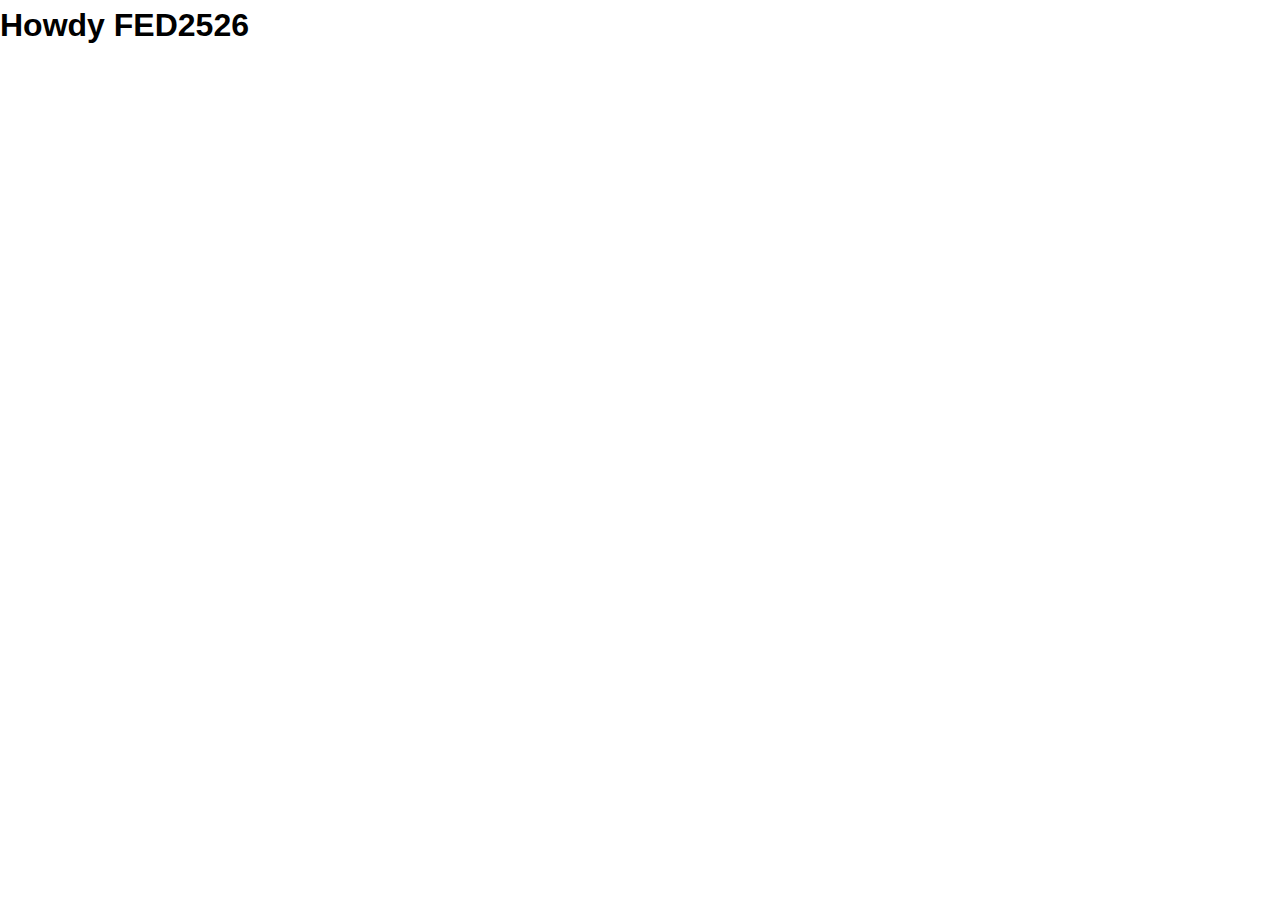
<file: index.html>
<!DOCTYPE html>
<html lang="nl">
	
<head>
	<meta charset="UTF-8">
	<meta name="author" content="jouw naam">
	<meta name="viewport" content="width=device-width, initial-scale=1">
	
	<title>Howdy FED2526</title>

	<link href="styles/style.css" rel="stylesheet">

	<link rel="icon" type="image/svg+xml" href="images/favicon.svg">
</head>

<body>
	<h1>Howdy FED2526</h1>

	<script defer src="scripts/script.js"></script>
</body>
	
</html>
</file>
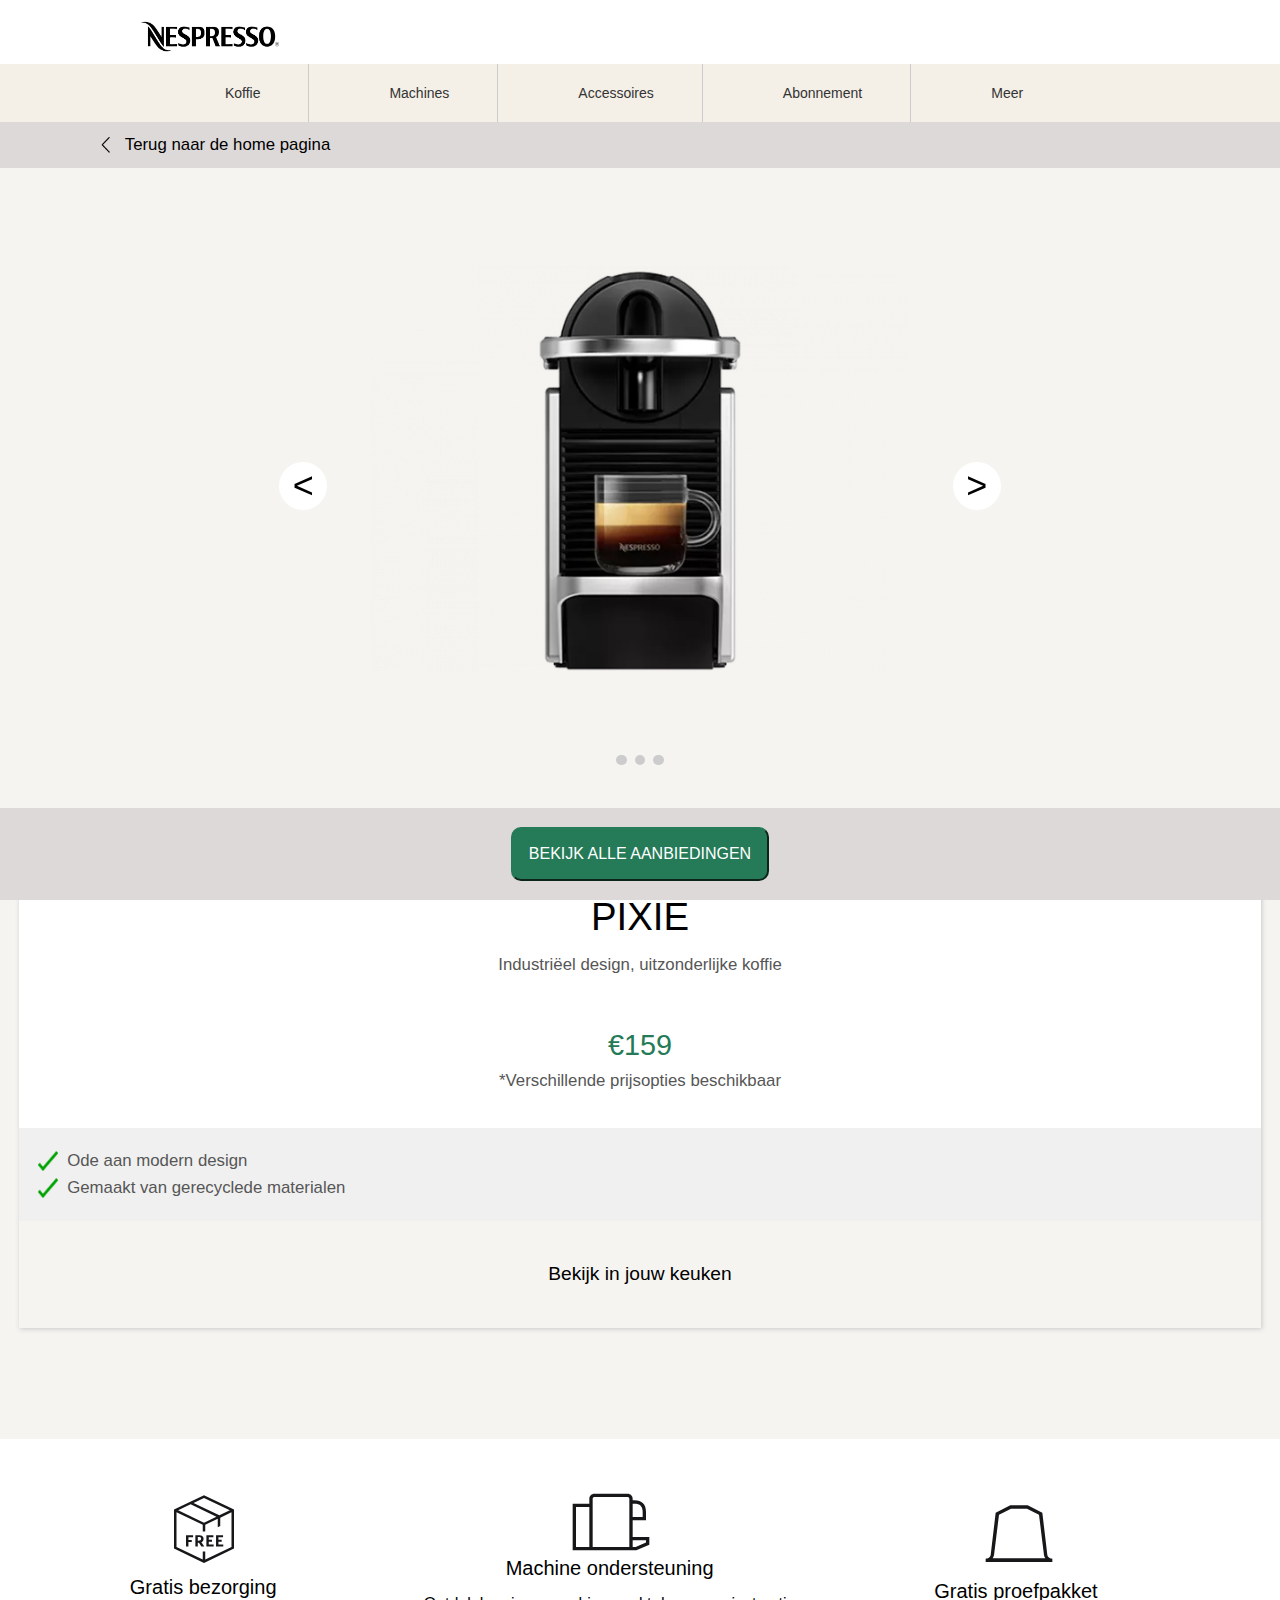
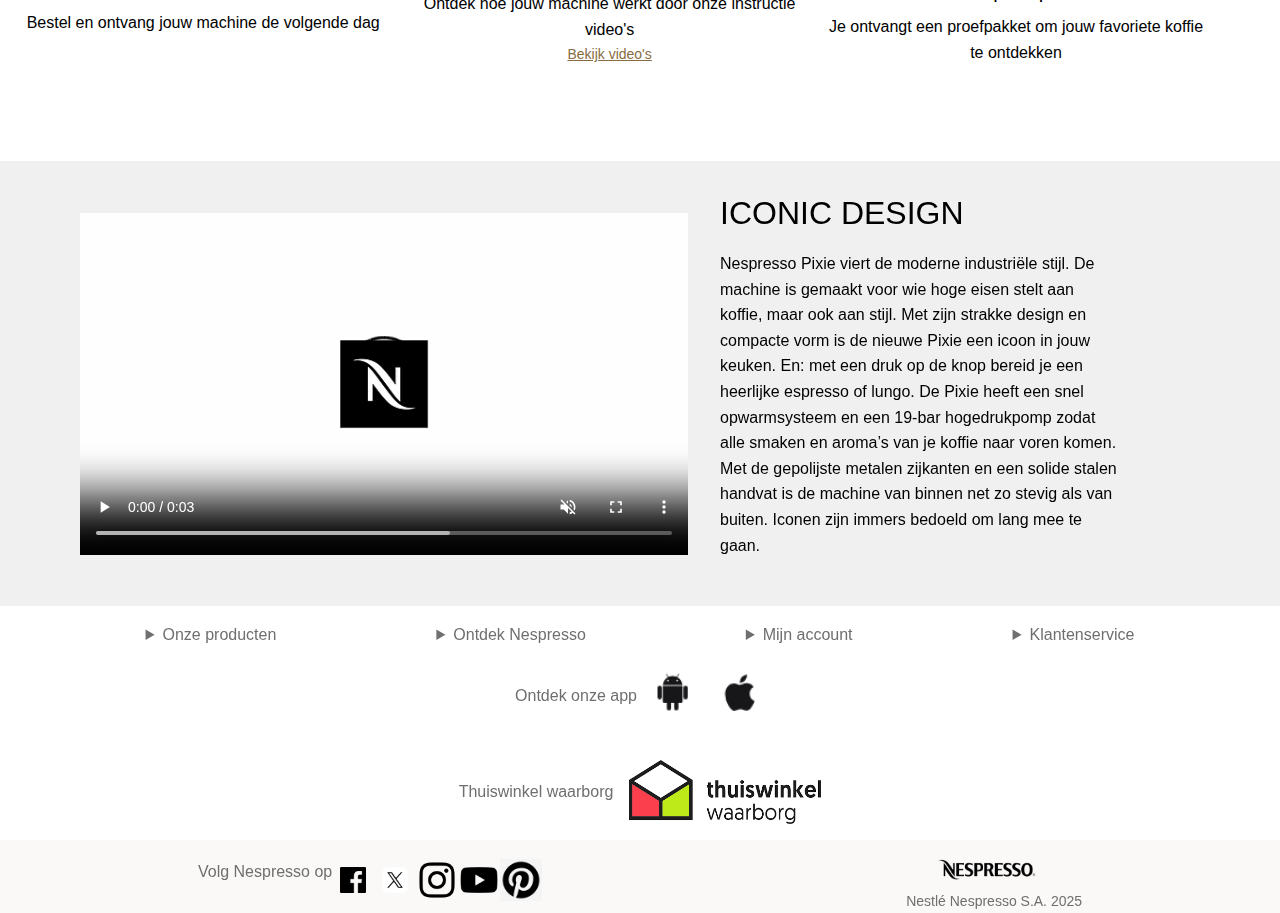
<file: productpagina.html>
<!DOCTYPE html>
<html lang="nl">
<head>
    <meta charset="UTF-8">
    <meta name="viewport" content="width=device-width, initial-scale=1.0">
    <title>Pixie Nespresso</title>
    <link href="styles/style.css" rel="stylesheet">
    <link rel="icon" type="image/svg+xml" href="readme-images/Nespresso_logo_klein.png">
</head>

<body>
<!--Bron: https://www.w3schools.com/accessibility/accessibility_skip_links.php-->
 <a href="#main-content" class="skip-link">Spring naar hoofdinhoud</a>

    <header>
        <button class="Hamburger" id="MenuOpenen" aria-label="Menu openen">
            <img src="images/Hamburger_icon.svg.png" alt="Hamburger menu icon" >
	    </button>

        <a href="index.html">
            <img src="images/Nespresso_logo.png" alt="Logo van Nespresso">
        </a>

        <nav>
            <button id="MenuSluiten" aria-label="Menu sluiten"> Sluit </button>
            <ul id="menu" class="DesktopNav">
                <li><a href="#koffie">Koffie</a></li>
                <li><a href="productpagina.html">Machines</a></li>
                <li><a href="#accessoires">Accessoires</a></li>
                <li><a href="#abonnement">Abonnement</a></li>
                <li><a href="#meer">Meer</a></li>
            </ul>
        </nav>
    </header>

    <main id="MainContent" class="ProductPagina">
       
        <h1 hidden>Nespresso productpagina</h1>

        <section class="TerugNaarHome">
            <h2 hidden>Terug naar home</h2>
                <img src="images/PijlLinks.png" alt="Zwart pijltje naar links wijzend">
                <a href="index.html"> Terug naar de home pagina</a>
        </section>

        <article class="ProductPixie">
            <h2 hidden>Productpagina over Pixie</h2>
            <section class="PixieZilverNespresso">
                <h3 hidden>Product Pixie koffiezetapparaat</h3>
            <!--Bron: https://www.youtube.com/watch?v=gmI5nvzv170&t=3s-->
                <div class="FotoCarrousel">
                    <button class="KnopTerug" aria-label="Vorige slide"></button>
    
                    <ul>
                        <li>
                            <img src="images/PixieZilverNespresso.png" alt="Pixie koffie machine van Nespresso van voren">
                        </li>

                        <li>
                            <img src="images/PixieZilverNespresso2.png" alt="Pixie koffie machine van Nespresso van de zijkant">
                        </li>

                        <li>
                            <img src="images/PixieZilverNespresso3.png" alt="Pixie koffie machine van Nespresso met de afmetingen">
                        </li>
                    </ul>

                    <button class="KnopVerder" aria-label="Volgende slide"></button>

                    <div class="Dots">
                        <button class="Dot" aria-label="Ga naar slide 1"></button>
                        <button class="Dot" aria-label="Ga naar slide 2"></button>
                        <button class="Dot" aria-label="Ga naar slide 3"></button>
                    </div>
                </div>
            </section> 

            <section class="ProductDetails">
                <label>Populair</label>
                    <h2>PIXIE</h2>
                        <p>Industriëel design, uitzonderlijke koffie</p> 

                        <p>€159</p>
                        <p>*Verschillende prijsopties beschikbaar</p>    
                        
                         <div class="Aanbieding">
                            <h2 hidden>Aanbieding sectie</h2>
                            <button>BEKIJK ALLE AANBIEDINGEN</button>
                        </div>  

                <ul class="ProductFeatures">
                    <li>
                        <img src="images/VinkjeGroen.png" alt="Groen vinkje">
                        <p>Ode aan modern design</p>
                    </li>

                    <li>
                        <img src="images/VinkjeGroen.png" alt="Groen vinkje">
                        <p>Gemaakt van gerecyclede materialen</p>
                    </li>
                </ul>
                <p class="BekijkInKeuken">Bekijk in jouw keuken</p>
            </section>
        </article>

        

        <section class="Aanbieding">
            <h2 hidden>Aanbieding sectie</h2>
            <button>BEKIJK ALLE AANBIEDINGEN</button>
        </section>

        <section class="CarrouselOpProductPagina">
            <ul>
                <li>
                    <img src="images/GratisBezorgingIcon.png" alt="Gratis bezorging icoon">
                    <h3>Gratis bezorging</h3>
                    <p>Bestel en ontvang jouw machine de volgende dag</p>
                </li>

                <li>
                    <img src="images/KoffieMachineIcon.png" alt="Koffie machine icoon">
                    <h3>Machine ondersteuning</h3>
                    <p>Ontdek hoe jouw machine werkt door onze instructie video's</p>
                    <a href="#">Bekijk video's</a>
                </li>

                <li>
                    <img src="images/KoffieCupIcon.png" alt="Koffie cup icoon">
                    <h3>Gratis proefpakket</h3>
                    <p>Je ontvangt een proefpakket om jouw favoriete koffie te ontdekken</p>
                </li>
            </ul>
        </section>
        
    

        <section class="IconicDesign">
            <div>
                <h2>ICONIC DESIGN</h2>
                    <p>Nespresso Pixie viert de moderne industriële stijl. De machine is gemaakt voor wie hoge eisen stelt aan koffie, maar ook aan stijl. Met zijn strakke design en compacte vorm is de nieuwe Pixie een icoon in jouw keuken. En: met een druk op de knop bereid je een heerlijke espresso of lungo. ​
                    De Pixie heeft een snel opwarmsysteem en een 19-bar hogedrukpomp zodat alle smaken en aroma’s van je koffie naar voren komen. Met de gepolijste metalen zijkanten en een solide stalen handvat is de machine van binnen net zo stevig als van buiten. Iconen zijn immers bedoeld om lang mee te gaan. ​</p>
            </div>
                
            <!--Bron: https://www.w3schools.com/html/tryit.asp?filename=tryhtml5_video-->
            <video controls muted src="videos/NespressoVideo.mp4" aria-label="Beelden van Pixie koffiezetapparaat"></video>
        </section>
    </main>

    <footer>
        <section>
            <h2 hidden>Footer</h2>
            
            <ul class="MenuLijst">
                <li class="FooterLijst">
                    <details>
                        <summary>Onze producten</summary>
                        <ul>
                            <li><a href="#">Link 1</a></li>
                            <li><a href="#">Link 2</a></li>
                            <li><a href="#">Link 3</a></li>
                        </ul>
                    </details>
                </li>

                <li class="FooterLijst">
                    <details>
                        <summary>Ontdek Nespresso</summary>
                        <ul>
                            <li><a href="#">Link 1</a></li>
                            <li><a href="#">Link 2</a></li>
                            <li><a href="#">Link 3</a></li>
                        </ul>
                    </details>
                </li>

                <li class="FooterLijst">
                    <details>
                        <summary>Mijn account</summary>
                        <ul>
                            <li><a href="#">Link 1</a></li>
                            <li><a href="#">Link 2</a></li>
                            <li><a href="#">Link 3</a></li>
                        </ul>
                    </details>
                </li>

                <li class="FooterLijst">
                    <details>
                        <summary>Klantenservice</summary>
                        <ul>
                            <li><a href="#">Link 1</a></li>
                            <li><a href="#">Link 2</a></li>
                            <li><a href="#">Link 3</a></li>
                        </ul>
                    </details>
                </li>
            </ul>   
        </section>

        <section>
            <div class="OntdekDeApp">
                <h2 hidden>Ontdek de app</h2>
                <p>Ontdek onze app</p>
                <img src="images/AppDownloaden.png" alt="Logo's van Apple en Android om de app tte downloaden">
            </div> 
                
            <div class="ThuiswinkelWaarborg">
                <p>Thuiswinkel waarborg</p>
                <img src="images/ThuiswinkelWaarborgLogo.png" alt="Logo van ThuiswinkelWaarborg">
            </div>

                
            <div class="SocialsEnCopyright">
                <div class="FooterSocials">
                    <h2 hidden>Footer socials</h2>
                    <p>Volg Nespresso op</p>
                            
                    <ul>
                        <li>
                            <a href="https://www.facebook.com/nespresso.nederland">
                                <img src="images/facebook_icon.png" alt="Facebook Logo in zwart wit">
                            </a>
                        </li>

                        <li>
                            <a href="https://x.com/nespressonl">
                                <img src="images/X-Icon.png" alt="X Logo in zwart wit">
                            </a>
                        </li>

                        <li>
                            <a href="https://www.instagram.com/nespresso/">
                                <img src="images/Instagram_icon.png" alt="Instagram Logo in zwart wit">
                            </a>
                        </li>

                        <li>
                            <a href="https://www.youtube.com/user/nespresso">
                                <img src="images/Youtube_icon.png" alt="Youtube Logo in zwart wit">
                            </a>
                        </li>

                        <li>
                            <a href="https://nl.pinterest.com/nespresso/">
                                <img src="images/Pinterest_icon.png" alt="Pinterest Logo in zwart wit">
                            </a>
                        </li>
                    </ul>
                </div>
            
                <div class="Copyright">
                    <h2 hidden>Copyright</h2>
                    <a href="index.html">
                        <img src="images/Nespresso_logo.png" alt="Logo van Nespresso">
                    </a>
                    <p>Nestlé Nespresso S.A. 2025</p>
                </div>
            </div>
        </section>
    </footer>

<script defer src="scripts/script.js"></script>  
</body>

</html>
</file>
<file: styles/style.css>
/* Deze bron is eigenlijk bij alles wel een keer terug gekomen als geheugen steuntje*/
/* https://css-tricks.com/snippets/css/a-guide-to-flexbox/*/
/* Ook heb ik bij redelijk wat stukjes van de opmaak gekeken bij de Nespresso site zelf. Wat zij hebben gedaan. Niet altijd gebruikt, maar soms ook wel.*/



/**************/
/* CSS REMEDY */
/**************/

*, *::after, *::before {
  box-sizing:border-box;  
}

* {
	margin: 0;
	padding: 0;
}





/*********************/
/* CUSTOM PROPERTIES */
/*********************/

:root {
	/* startje */
	--color-text:#000000;
	--color-background:#eee;

    /* Font family */
    --font-body: NespressoLucas, Helvetica, Arial, sans-serif;

    /* Font size */
    --fs-xklein:0.5em;
    --fs-klein: 0.875em;  
    --fs-basis: 1em;       
    --fs-subkopje: 1.25em; 
    --fs-h2: 2em;         
    --fs-h3: 1.5em;  

    
    /* Font weight */
    --fw-licht: 100;
    --fw-regulier: 400;
    --fw-medium: 500;
    --fw-semibold: 700;
    --fw-bold: 900;

    /* Line height */
    --lh-default: 1.6;
    --lh-tight: 1.3;
}







/****************/
/*    Basis     */
/****************/

body {
    font-family: var(--font-body);
    font-size: var(--fs-basis);
    font-weight: var(--fw-regulier);
    line-height: var(--lh-default);
    color: var(--color-text, #000);
}

.skip-link {
    position: absolute;
    top: -40px;
    left: 0;
    background: #000;
    color: white;
    padding: 8px;
    text-decoration: none;
    z-index: 100;
}

.skip-link:focus {
    top: 0;
}


p {
    font-size: var(--fs-basis);
    font-weight: var(--fw-licht);
    line-height: var(--lh-default);
}


strong {
    font-weight: var(--fw-bold);
}


h2 {
    font-size: var(--fs-h2);
    font-weight: var(--fw-medium);
    line-height: var(--lh-tight);
}


h3 {
    font-size: var(--fs-h3);
    font-weight: var(--fw-medium);
    line-height: var(--lh-tight);
}


a {
    font-family: inherit;
    font-size: var(--fs-klein);
    font-weight: var(--fw-regulier);
    color: inherit;
    text-decoration: none;
}





/*************/
/*   Header  */
/*************/

header {
    display: flex;
    justify-content:flex-start;
    align-items: center;
    padding: 1rem;
    box-shadow: black 2px 2px 5px;
    z-index: 1000;
}

header img{
	width: 7em;
	height: 2em;
}

header button {
    border: white;
    background-color: white;
    margin-right: 2em;
    z-index: 1001;
}


.Hamburger {
    display: block;
}

.DesktopNav {
    display: none;
}


nav.open .DesktopNav {
    display: block;
}


/*Desktop*/
@media (width > 900px) {
    header img {
        width: 10em;
	    height: 3em;
        margin-left: 10em;
    }

    header {
        padding: 1em 0 0 0;
        display: flex;
        flex-direction: column; 
        justify-content: center;
        align-items: start;

    }

}





/*************/
/*   Nav     */
/*************/

nav {
    position: fixed;
    top: 66.4px;
    left: 0; 
    height: 100vh;
    width: 250px;
    background: white;
    padding: 2rem;
    transform: translateX(-100%); 
    transition: transform 0.3s ease;
    box-shadow: 4px 0 15px rgba(0, 0, 0, 0.2); 
    z-index: 998;
}

nav.open {
    transform: translateX(0); 
}


/*Desktop*/
@media (width > 900px) {
    nav {
        position: static;
        height: auto;
        width: 100%;
        background: none;
        box-shadow: none;
        transform: none;
        padding: 0;
    }

    nav button {
        display: none;
    }

    .DesktopNav {
        display: flex;
        flex-direction: row;
        width: 100%;
        gap: 4em;
        padding: 1em;
        justify-content: center;
        background-color: #f4efe7;
        align-items: center;
    }

    .DesktopNav li {
        border-right: 1px solid #ccc;
        margin-bottom: 0;
        padding: 1em;
        padding-right: 3em;
    }

    .DesktopNav li:last-child {
        border-right: none;
    }

    .Hamburger {
        display: none;
    }
}





/*************/
/*   Menu    */
/*************/

#MenuOpenen img {
    width: 2em;
    height: 2em;
}

#menu {
    list-style: none;
    padding: 0;
    margin-top: 2rem;
}

#menu li {
    margin-bottom: 1.5rem;
}

#menu li a {
    text-decoration: none;
    color: #333;
}

#MenuSluiten{
    position: absolute;
    top: 1rem;
    right: 1rem;
}

/*Desktop*/
@media (width > 900px) {
      #menu li {
        margin-bottom: 0;
        padding: 1em;
        padding-right: 3em;
    }

    #menu {
        margin-top: 0;
    }

   
}




/*****************/
/* Login Section */
/*****************/

.LoginSection {
    /* De volgende afbeelding heb ik van de Nespresso instagram: https://www.instagram.com/p/DRMW0w-DEzB/?img_index=1 */
    /* Bron: https://www.w3schools.com/css/css3_gradients.asp*/
    background-image: url("../images/StartAfbeelding.png");

    height:100vh; 

    background-size:cover; 
    background-position: center;
    background-repeat: no-repeat;

    display: flex;
    flex-direction: column;
    align-items: center;
    justify-content: center ;

    color: white;
}

.LoginSection h2,
.LoginSection p {
    margin-bottom: 0.5em;
    font-weight: 50;
    text-align: center;
}


#LoginKnop {
    background-color: white;
    color: black;

    padding: 0.5em;
    padding-left: 2em;
    padding-right: 2em;
    margin-top: 1em;


    /* Bron: https://www.w3schools.com/cssref/css3_pr_border-radius.php*/
    border-radius: 20px;
    border-color: white;
}

/*Ipad air*/
@media (width > 819px) {
    .LoginSection {
        height: 100vh;
        font-size: x-large;
        align-items: start ;
    }

    .LoginSection h2,
    .LoginSection p {
        display: flex;
        text-align: left;
        margin-left: 2em;
    }

    .LoginSection h2 {
        margin-bottom: 0.25em;
        margin-left: 1em ;
    }

    .LoginSection button {
        align-self: center;  
        font-size: large;

    }
}



/*Desktop */
@media (width > 900px) {
    .LoginSection button {
        align-self:flex-start;  
        font-size: large;
        margin-left: 3em;
    }
  

}

    
        


/***********/
/* Widgets */
/***********/

.Widgets {
    padding: 0 1em;  
}

.Widgets h3 {
    font-size: var(--fs-h3);
}

.WidgetKoffie,
.WidgetMachines,
.WidgetAccessoires {
    background-position: center;
    background-size: cover;
    border-radius: 20px;
    height: 15.375rem;
    width: 100%;
    margin: 2em 1em 1em 1em;
    padding: 1.5em;
    color: white;
}

/*Bron: https://www.w3schools.com/cssref/pr_background-image.php*/

.WidgetKoffie {
    background-image: url("../images/WidgetKoffie.jpg");
}

.WidgetMachines {
    background-image: url("../images/WidgetMachines.png");
}

.WidgetAccessoires {
    background-image: url("../images/WidgetAccessoires.png");
    margin-bottom: 2em;
}
/* Tot hier is de bron gebruikt */

/*Desktop*/
@media (width > 900px) {
     .Widgets {
        display: flex;
        flex-direction: row;
    }

    .Widgets section {
        margin: 1em;
        margin-top: 3em;
        margin-bottom: 3em;
    }
}



/*****************************/
/* Promotie en koffie sectie */
/*****************************/

.PromotiesEnKoffiesArtikel {
    margin-left: 1em;
    line-height: 1.6;
}

.PromotiesEnKoffiesArtikel h2,
.PromotiesEnKoffiesArtikel p {
    font-weight: 100;
    margin-bottom: 0.5em;
}

.PromotiesEnKoffiesArtikel p {
    padding-right: 1em;
}

.Carrousel {
  max-width: 100%;
  overflow: hidden;
  padding: 1em 0;
}

.Slides {
  display: flex;
  overflow-x: auto;
  scroll-snap-type: x mandatory;
  scroll-behavior: smooth;
  gap: 1em;
  padding: 0 1em;
  list-style: none;
  margin: 0;
}

.Slide {
  width: 280.950px;
  height: 374.600px ;
  scroll-snap-align: start;
  flex-shrink: 0;
}

.Kaart {
  position: relative;
  border-radius: 16px;
  overflow: hidden;
  color: white;
  aspect-ratio: 3 / 4;    
}

.Kaart img {
  width: 100%;
  height: 100%;
  object-fit: cover;       
  object-position: center; 
  display: block;
  z-index: 1;
}

.KaartContent {
  position: absolute;
  top: 0;
  left: 0;
  padding: 2rem;
  width: 100%;
  height: 100%;
  background: linear-gradient(to bottom, rgba(0,0,0,0.5), transparent 40%);
  display: flex;
  flex-direction: column;
  justify-content: flex-start;
  z-index: 2;
}

.KaartContent a {
  margin-top: auto;
  align-self: start;
  background: white;
  color: black;
  padding: 0.7em 1.2em;
  border-radius: 999px;
  text-decoration: none;
  z-index: 2;
}

.KaartContent h2 {
    font-size: var(--fs-basis);
    font-weight: 100;
}

.KaartContent p {
    font-size: var(--fs-klein);
}

/*Ipad en desktop*/
@media (width > 819px) {
    .PromotiesEnKoffiesArtikel{
    margin-left: 2em;
    }
}




/*******************/
/* Boutique sectie */
/*******************/

.BoutiqueSectie{
    /*afbeelding link: https://www.google.com/url?sa=i&url=https%3A%2F%2Fwww.nespresso.com%2Fnl%2Fnl%2Fboutique%2Famsterdam-van-baerlestraat&psig=AOvVaw2QQHXtFB3BBv41A5ydPqVL&ust=1763999039412000&source=images&cd=vfe&opi=89978449&ved=0CBUQjRxqFwoTCJiH2NbOiJEDFQAAAAAdAAAAABAE*/
   background-image: 
        linear-gradient(rgba(0,0,0,0.75), rgba(0,0,0,0.75)),
        url("../images/BoutiqueNespresso.png");

    height:100vh; 

    background-size:cover; 
    background-position: center;
    background-repeat: no-repeat;

    display: flex;
    flex-direction: column;
    align-items:center;
    justify-content:end;

    color: white;
    padding: 1em;
    padding-bottom: 1em;
    margin-top: 2em;
    text-align: center;
}

.BoutiqueSectie div {
    width: 100%;
    
    border: grey solid 0.5px;
    border-radius: 20px;

    
    padding: 2em;
    padding-top: 0.5em;
    
    font-size: var(--fs-klein);
    
    backdrop-filter: blur(10px);
}

.BoutiqueSectie p {
    background-color: #876c43;

    padding: .25em .5em;
    border-radius: .25em;
    display: inline-block;
    margin: 0 auto;
    
    font-size: var(--fs-klein);
   
}

.BoutiqueSectie h2 {
    margin-bottom: 0.5em;
    margin-top: 0.5em;
    font-weight: 100;
}

.BoutiqueSectie button {
    background-color: #257a57;
    color: white;
    border-color: #257a57;
    border-radius: 20px;

    padding: 0.5em;
    width:100%;
}

/*Ipad Air*/
@media (width > 819px) {
    section.BoutiqueSectie {
        height: 50vh; 
    }

     .BoutiqueSectie h2 {
        padding-bottom: 1em;
    }

    .BoutiqueSectie p {
        margin-bottom: 1em;
    }



}

/*Desktop*/
@media (width > 900px) {
    section.BoutiqueSectie {
        display: flex;
        height: 50vh;
        justify-content: center;
        align-items: center;
    }

    .BoutiqueSectie div {
        width: auto;
        display: inline-block;
        margin: 0 auto;
        padding-left: 6em;
        padding-right: 6em;

    }

    .BoutiqueSectie h2 {
        padding-bottom: 1em;
    }

    .BoutiqueSectie p {
        margin-bottom: 1em;
        margin-top: 2em;
    }

    .BoutiqueSectie button {
        max-width: 30%;
    }
}





/***********************/
/* Verandering artikel */
/***********************/

.VeranderingArtikel {
    margin-left: 1em;
    margin-top: 3em;
    margin-bottom: 1.5em;
    line-height: 1.6;
}

.VeranderingArtikel p {
    padding-right: 1em;
}

.CarrouselLink2 img {
    width: 1.25em;
    height: 1.25em;
}

.CarrouselLink2 a {
    padding: 0;
}

/*Ipad en desktop*/
@media (width > 819px) {
   .VeranderingArtikel {
        display: flex;
        align-items: center;
        justify-content: center;
        flex-direction: column;
        margin-bottom: 5em;
    } 
}




/********************/
/* Voordelen sectie */
/********************/

.VoordelenSectie {
    margin-bottom: 3em;
    /*  Bron: https://www.w3schools.com/cssref/pr_dim_line-height.php*/
    line-height: 1.6;
}

.VoordelenSectie img {
    width: 100%;
    padding: 1em;
}

.VoordelenSectie h2 {
    margin-left: 1em;
    margin-bottom: 0.5em;
    font-size: var(--fs-subkopje);
    font-weight: var(--fw-semibold);
}

.VoordelenSectie p {
    margin-left: 1em;
    margin-bottom: 1em;
    padding-right: 1em;
}

.VoordelenSectie a {
    margin-left: 1em;
    margin-top: 1.5em;
    color: #876c43;
    text-decoration: underline;
}


/*Ipad Air*/
@media (width > 819px) {
    .VoordelenSectie {
        display: flex;
        flex-direction: row;
    }

    .VoordelenSectie img {
        max-width: 50%;
        padding: 0 1em 0 2em;
    }

    .VoordelenSectie div {
        display: flex;
        flex-direction: column;
        justify-content: center;
    }
}

/*Desktop*/
@media (width > 900px) {
    .VoordelenSectie {
        display: flex;
        align-items: center;
        justify-content: center;
    }

    .VoordelenSectie div {
        flex-basis: 42%;
    }


}




/**********************/
/* Doe de test sectie */
/**********************/

.DoeDeTest {
    background-image: linear-gradient(rgba(0,0,0,0.25), rgba(0,0,0,0.25)),
     url("../images/DoeDeTestAchtergrond.png");
    background-repeat: no-repeat;
    background-size:cover; 
    background-position: center;
    width: 100%;

    display: flex;
    flex-direction: column;
    align-items: center;
    justify-content: center;
    text-align: center;

    color: white;

    padding: 1.5em;
}

.DoeDeTest h2 {
    margin-bottom: 1em;
    font-size: var(--fs-subkopje);
    font-weight: var(--fw-semibold);
}

.DoeDeTest button {
    margin-top: 1em;
    margin-bottom: 2em;
    padding: 0.5em;

    background-color: #17171a;
    color: white;

    border: #17171a solid 1px;
    border-radius: 20px;

    width: 100%;
}


/*Ipad Air*/
@media (width > 819px) {
    .DoeDeTest button {
        width: 30vh;
        font-size: var(--fs-subkopje);
    }

    .DoeDeTest div {
        padding: 0 6em;
    }
}

/*Desktop*/
 @media (width > 900px) {
    .DoeDeTest div {
        padding: 0 10em;
        font-size: var(--fs-subkopje);
    }

}



/**********/
/* Footer */
/**********/

footer section {
    margin: 1em;
    margin-top: 1.5em;
    color: #6f6f70 ;
}

.OntdekDeApp img {
    width: 7em;
	height: 4em;
}

.ThuiswinkelWaarborg img {
    width: 12em;
    height: 4em;
}

.MenuLijst li {
    list-style-type: none;
}


/*  Bron: https://css-tricks.com/using-styling-the-details-element/*/
.FooterLijst {
    border-top: #000 solid 0.5px;
    padding: 0.5em ;
}

.FooterSocials ul {
    display: flex;
    flex-direction: row;
    list-style-type: none;
}

.FooterSocials img {
    width: 3em;
    height: 3em;
}

.Copyright {
    display: flex;
    flex-direction: row;
    align-items: center;
}


.Copyright img {
	width: 7em;
	height: 2em;
    margin-right: 1em;
}

.Copyright p {
    color: #6f6f70;
    font-size: var(--fs-klein);
    margin-bottom: 0;
}

/* iPad Air*/ 
@media (width > 819px) {
    .FooterSocials {
        flex-direction: column;
    }

    .Copyright {
        flex-direction: column;
        justify-content: end;
    }
    
    .MenuLijst {
        display: flex;              
        justify-content: center; 
        gap: 5em; 
        align-items: center;
        margin-top: 1em; 
    }

    .FooterLijst {
        border-top: none;          
        padding: 0;
    }

    .FooterLijst details summary {
        cursor: default;           
    }

    .FooterLijst details[open] > ul,
    .FooterLijst details ul {
        display: block;             
    }

    .OntdekDeApp, .ThuiswinkelWaarborg {
        display: flex;
        flex-direction: row;
        justify-content: center;
        align-items: center;
        padding: 1em 0;
    }

    .OntdekDeApp p, .ThuiswinkelWaarborg p {
        margin-right: 1em;
    }

    .SocialsEnCopyright {
        display: flex;
        flex-direction: row;
        width: 100%;
        justify-content: space-between;
        align-items: center;
        padding: 0 1em;
        padding-top: 1em;
        background-color: #faf9f8;
    }

    footer section {
        margin: 0;
    }
}

/* Desktop */
@media (width > 900px) {
    .MenuLijst {
        gap: 10em; 
    }

    .SocialsEnCopyright {
        justify-content: space-around; 
    }

    .FooterSocials {
        display: flex;
        flex-direction: row;
    }
}














/*******************************************************************/
/*             Hier begint de code voor de product pagina          */
/*******************************************************************/


.ProductPagina {
    background-color: rgb(246, 244, 241);

}



/******************************/
/*   Terug naar Home sectie   */
/******************************/

.TerugNaarHome {
    display: flex;
    align-items: center;

    background-color: #ded9d9;
    position: sticky;
    padding: 0.5em;
    top: 0px;
    z-index: 9;
   
}

.TerugNaarHome img{
    width: 1em;
    height: 1em;
    margin-right: 0.5em;

}

/*Ipad Air en Desktop*/
@media (width > 819px) {
    .TerugNaarHome {
        padding-left: 5em;
        font-size: larger;
    }
}








/****************/
/*    Main      */
/****************/

.PixieZilverNespresso p {
    text-align: center;
}

.PixieZilverNespresso p:nth-of-type(6) {
    margin-bottom: 1em;
}

/*Desktop*/
@media (width > 1360px) {
    .ProductPixie {
        max-width: 100%;
        max-height: 636px;

        margin: 0 20em;
        display: flex;
        flex-direction: row;
        align-items: center;
        justify-content: center;
    }

    
}





/***********************/
/*  Product Carroussel */
/***********************/


/* Ik heb deze video als bron gebruikt: https://www.youtube.com/watch?v=gmI5nvzv170&t=3s */
.FotoCarrousel {
    position: relative;
    width: 100%;
    max-width: 1200px;
    margin: 0 auto;
    overflow: hidden;
    background: rgb(246, 244, 241);
    padding: 2em 0;
}

.FotoCarrousel ul {
    display: flex;
    padding: 0;
    margin: 0;
    list-style: none;
    width: 300%;
    transition: transform 0.4s ease;
}

.FotoCarrousel li {
    width: 33.33%;
    display: flex;
    justify-content: center;
    align-items: center;
    flex-shrink: 0;
    overflow: hidden;
}

.FotoCarrousel li img {
    width: 70%;
    height: auto;
    pointer-events: none;
}

.KnopTerug, 
.KnopVerder {
    position: absolute;
    top: 50%;
    transform: translateY(-50%);
    background: white;
    border: none; 
    width: 2em;   
    height: 2em;   
    border-radius: 50%;
    font-size: 1.5em;
    cursor: pointer;
    z-index: 100;
    display: flex;
    align-items: center;
    justify-content: center;
    transition: all 0.2s ease;
}

.KnopTerug:hover, 
.KnopVerder:hover {
    background: #989898;
    transform: translateY(-50%) scale(1.1);
}

.KnopTerug::before {
    content: '<';
    font-size: 1.5em;
}

.KnopVerder::before {
    content: '>';
    font-size: 1.5em;
}

.KnopTerug { 
    left: 1em; 
    z-index: 8;
}

.KnopVerder { 
    right: 1em; 
    z-index: 8;
}

.Dots {
    display: flex;
    justify-content: center;
    gap: .5em;
    margin-top: 1em;
}

.Dot {
    width: .8em;
    height: .8em;
    border-radius: 50%;
    border: none;
    background: #ccc;
    cursor: pointer;
    transition: background 0.2s;
}

.Dot:hover {
    background: #999;
}

.Dot.actief {
    background-color: black;
}






/*************************/
/*    ProductDetails     */
/*************************/

.ProductDetails{
    background-color: white;
    margin: 1em;
    text-align: center;
    box-shadow: rgb(201, 201, 201) 1px 1px 5px;
}

.ProductDetails label {
    font-size: var(--fs-klein);
    
    background-color: #8f7247;
    color: white;

    padding: 0.25em;
    margin-top: 2em;

    border-radius: 5px;


}

.ProductDetails ul {
    padding: 1em;
}

.ProductDetails h2 {
    margin-bottom: 0.25em;
    margin-top: 0.25em;
    padding-top:0.75em;
}
.ProductDetails p:first-of-type {
    color: #565656;
    font-size: var(--fs-klein);
}

.ProductDetails p:nth-of-type(2) {
    color: #257a57;
    font-size: var(--fs-h3);
    margin-top: 2em;
}

.ProductDetails p:nth-of-type(3) {
    color: #565656;
    font-size: var(--fs-klein);
    margin-bottom: 3em;
}

/*Desktop versie*/
@media (width > 900px) {
    .ProductDetails {
        min-width:50% ;
        font-size: larger;
        box-sizing: border-box;
    }

    .ProductDetails p:nth-of-type(2) {
        margin-top: 1.5em;
    }
    
    .ProductDetails p:nth-of-type(3) {
        margin-bottom: 2em;
    }

    .FotoCarrousel {
        height: 636px;
        width: 769.66px;
    }
}





.ProductFeatures {
    display: flex;
    flex-direction: column;
    list-style-type: none;

    background-color: rgb(240, 240, 240);
}

.ProductFeatures li img {
    width: 1em;
    height: 1em;
    margin-right: 0.5em;
}

.ProductFeatures li {
    display: flex;
    flex-direction: row;
    align-items: center;

    
}

.ProductFeatures p {
    color: #565656;
}

.BekijkInKeuken {
    text-align: center;
    background-color: rgb(246, 244, 241) ;
    padding: 2em;
}





/*********************/
/* Aanbieding sectie */
/*********************/

.Aanbieding {
    position: sticky;
    z-index: 1;
    bottom: 0;
    left: 0;
    right: 0;
    background: #ded9d9;
    display: flex;
    align-items: center;
    justify-content: center;
    flex-direction: column;
    height: 92px;
    margin-top: 1em;
}

.Aanbieding button {
    background-color: #257a57;
    color: white;
    width: fit-content;
    padding: 1em;
    margin: 2em;
    border-color: #257a57;
    border-radius: 10px;
    font-size: var(--fs-basis);
    font-weight: var(--fw-medium);
}

.ProductDetails .Aanbieding {
    display: none;
}


@media (width > 1360px) {
    .ProductDetails .Aanbieding {
        display: flex;
        font-size: var(--fs-klein);
        background-color: white;
    }
    
  
    main > .Aanbieding {
        display: none;
    }

    
    .ProductDetails > h2 {
        text-align: left;
        padding-left: 1em;
    }
    .ProductDetails > p:nth-of-type(1),
    .ProductDetails > p:nth-of-type(2),
    .ProductDetails > p:nth-of-type(3) {
        text-align: left;
        padding-left: 2em;
}
}







/***********************/
/*    Carrousel 2      */
/***********************/

.CarrouselOpProductPagina {
  width: 100%;
  overflow: hidden;
  padding: 2em 0 2em 0; 

  background-color: white;
}

.CarrouselOpProductPagina ul {
    display: flex;
    flex-direction: row;
    gap: 2em;

    overflow-x: auto;
    scroll-snap-type: x mandatory;

    padding: 1em;

    scrollbar-width: thin;
    scrollbar-color: #888 #f1f1f1;
    background-color: white;
}

.CarrouselOpProductPagina li {
    flex: 0 0 80%; 
    scroll-snap-align: center;
    list-style: none;

    display: flex;
    flex-direction: column;
    align-items: center;
    text-align: center;
    justify-content: flex-start;
}

.CarrouselOpProductPagina li img {
  flex-shrink: 0;
}

.CarrouselOpProductPagina li h3 {
    font-size: var(--fs-subkopje);
    margin-bottom: 0.5em;
    flex-shrink: 0;
}

.CarrouselOpProductPagina a {
    color: #876c43;
    text-decoration: underline;
    margin-top: auto;
}



/*Ipad en Desktop*/
@media (width > 819px) {
    .CarrouselOpProductPagina li {
        flex: 0 0 30%;
        margin-bottom: 3em;
    }
}








/*******************************/
/*    Iconic design sectie     */
/*******************************/

.IconicDesign {
    display: flex;
    flex-direction: column;
    background-color: rgb(240, 240, 240);
    padding: 2em;
}

.IconicDesign h2 {
    padding-bottom: 0.5em;
}

.IconicDesign p {
    margin-bottom: 1em;
}

video {
    width: 100%;
}

/*Ipad Air*/
@media (width > 819px) {
    .IconicDesign {
        display: flex;
        flex-direction: row;
        align-items: center;
    }

    .IconicDesign div {
        flex-direction: column;
        order: 2;
        margin-left: 2em;
        margin-right: 2em;
    }

    video {
        min-width: 50%;
        margin-left: 3em;
    }
}

/*Desktop*/
@media (width > 900px) {
    .IconicDesign div {
        margin-right: 8em;
    }
}


/*****************/
/** Focus State **/
/*****************/

a:focus,
button:focus,
.Dot:focus {
    outline: 2px solid #257a57;
    outline-offset: 2px;
}



/*******************/
/* DARK MODE       */
/*******************/

/*Bron: Dark modus code van de slides (Week 1, werkgroep 1: presentatie over custom proporties)*/

@media (prefers-color-scheme: dark) {
    
    body {
        background-color: #1a1a1a;
        color: #e0e0e0;
    }

    
    header {
        background-color: #2a2a2a;
        box-shadow: rgba(255, 255, 255, 0.1) 2px 2px 5px;
    }

    header button {
        background-color: #2a2a2a;
    }

    
    nav {
        background-color: #2a2a2a;
        box-shadow: 4px 0 15px rgba(255, 255, 255, 0.1);
    }

    .DesktopNav {
        background-color: #2a2a2a;
    }

    .DesktopNav li {
        border-right: 1px solid #4a4a4a;
    }

    #menu li a {
        color: #e0e0e0;
    }

    
    .LoginSection {
        background-image: 
            linear-gradient(rgba(0,0,0,0.7), rgba(0,0,0,0.7)),
            url("../images/StartAfbeelding.png");
    }

    #LoginKnop {
        background-color: #e0e0e0;
        color: #1a1a1a;
        border-color: #e0e0e0;
    }

    
    .PromotiesEnKoffiesArtikel {
        color: #e0e0e0;
    }

    
    .KaartContent {
        background: linear-gradient(to bottom, rgba(0,0,0,0.7), transparent 40%);
    }

    .KaartContent a {
        background: #e0e0e0;
        color: #1a1a1a;
    }

    
    .BoutiqueSectie {
        background-image: 
            linear-gradient(rgba(0,0,0,0.85), rgba(0,0,0,0.85)),
            url("../images/BoutiqueNespresso.png");
    }

    .BoutiqueSectie div {
        border: #4a4a4a solid 0.5px;
        backdrop-filter: blur(10px);
        background-color: rgba(30, 30, 30, 0.3);
    }

    
    .VeranderingArtikel {
        color: #e0e0e0;
    }

    
    .VoordelenSectie {
        background-color: #1a1a1a;
    }

    .VoordelenSectie h2,
    .VoordelenSectie p {
        color: #e0e0e0;
    }

    .VoordelenSectie a {
        color: #b8935e;
    }

    
    .DoeDeTest {
        background-image: 
            linear-gradient(rgba(0,0,0,0.5), rgba(0,0,0,0.5)),
            url("../images/DoeDeTestAchtergrond.png");
    }

    .DoeDeTest button {
        background-color: #e0e0e0;
        color: #1a1a1a;
        border-color: #e0e0e0;
    }

   
    footer section {
        background-color: #1a1a1a;
        color: #9a9a9a;
    }

    .FooterLijst {
        border-top: #4a4a4a solid 0.5px;
    }

    .FooterLijst summary,
    .FooterLijst a {
        color: #9a9a9a;
    }

    .SocialsEnCopyright {
        background-color: #2a2a2a;
    }

    .Copyright p {
        color: #9a9a9a;
    }





    /* PRODUCTPAGINA */
    .ProductPagina {
        background-color: #1a1a1a;
    }

    .TerugNaarHome {
        background-color: #2a2a2a;
        color: #e0e0e0;
    }

    .FotoCarrousel {
        background: #1a1a1a;
    }

    .KnopTerug, 
    .KnopVerder {
        background: #3a3a3a;
        color: #e0e0e0;
    }

    .KnopTerug:hover, 
    .KnopVerder:hover {
        background: #4a4a4a;
    }

    .Dot {
        background: #4a4a4a;
    }

    .Dot.actief {
        background-color: #e0e0e0;
    }

    .ProductDetails {
        background-color: #2a2a2a;
        box-shadow: rgba(255, 255, 255, 0.1) 1px 1px 5px;
    }

    .ProductDetails h2,
    .ProductDetails p {
        color: #e0e0e0;
    }

    .ProductDetails p:first-of-type {
        color: #b0b0b0;
    }

    .ProductDetails p:nth-of-type(3) {
        color: #b0b0b0;
    }

    .ProductFeatures {
        background-color: #1a1a1a;
    }

    .ProductFeatures p {
        color: #b0b0b0;
    }

    .BekijkInKeuken {
        background-color: #1a1a1a;
        color: #e0e0e0;
    }

    .Aanbieding {
        background: #2a2a2a;
    }

    .CarrouselOpProductPagina {
        background-color: #2a2a2a;
    }

    .CarrouselOpProductPagina li {
        color: #e0e0e0;
    }

    .CarrouselOpProductPagina a {
        color: #b8935e;
    }

    .IconicDesign {
        background-color: #1a1a1a;
    }

    .IconicDesign h2,
    .IconicDesign p {
        color: #e0e0e0;
    }
}
</file>
